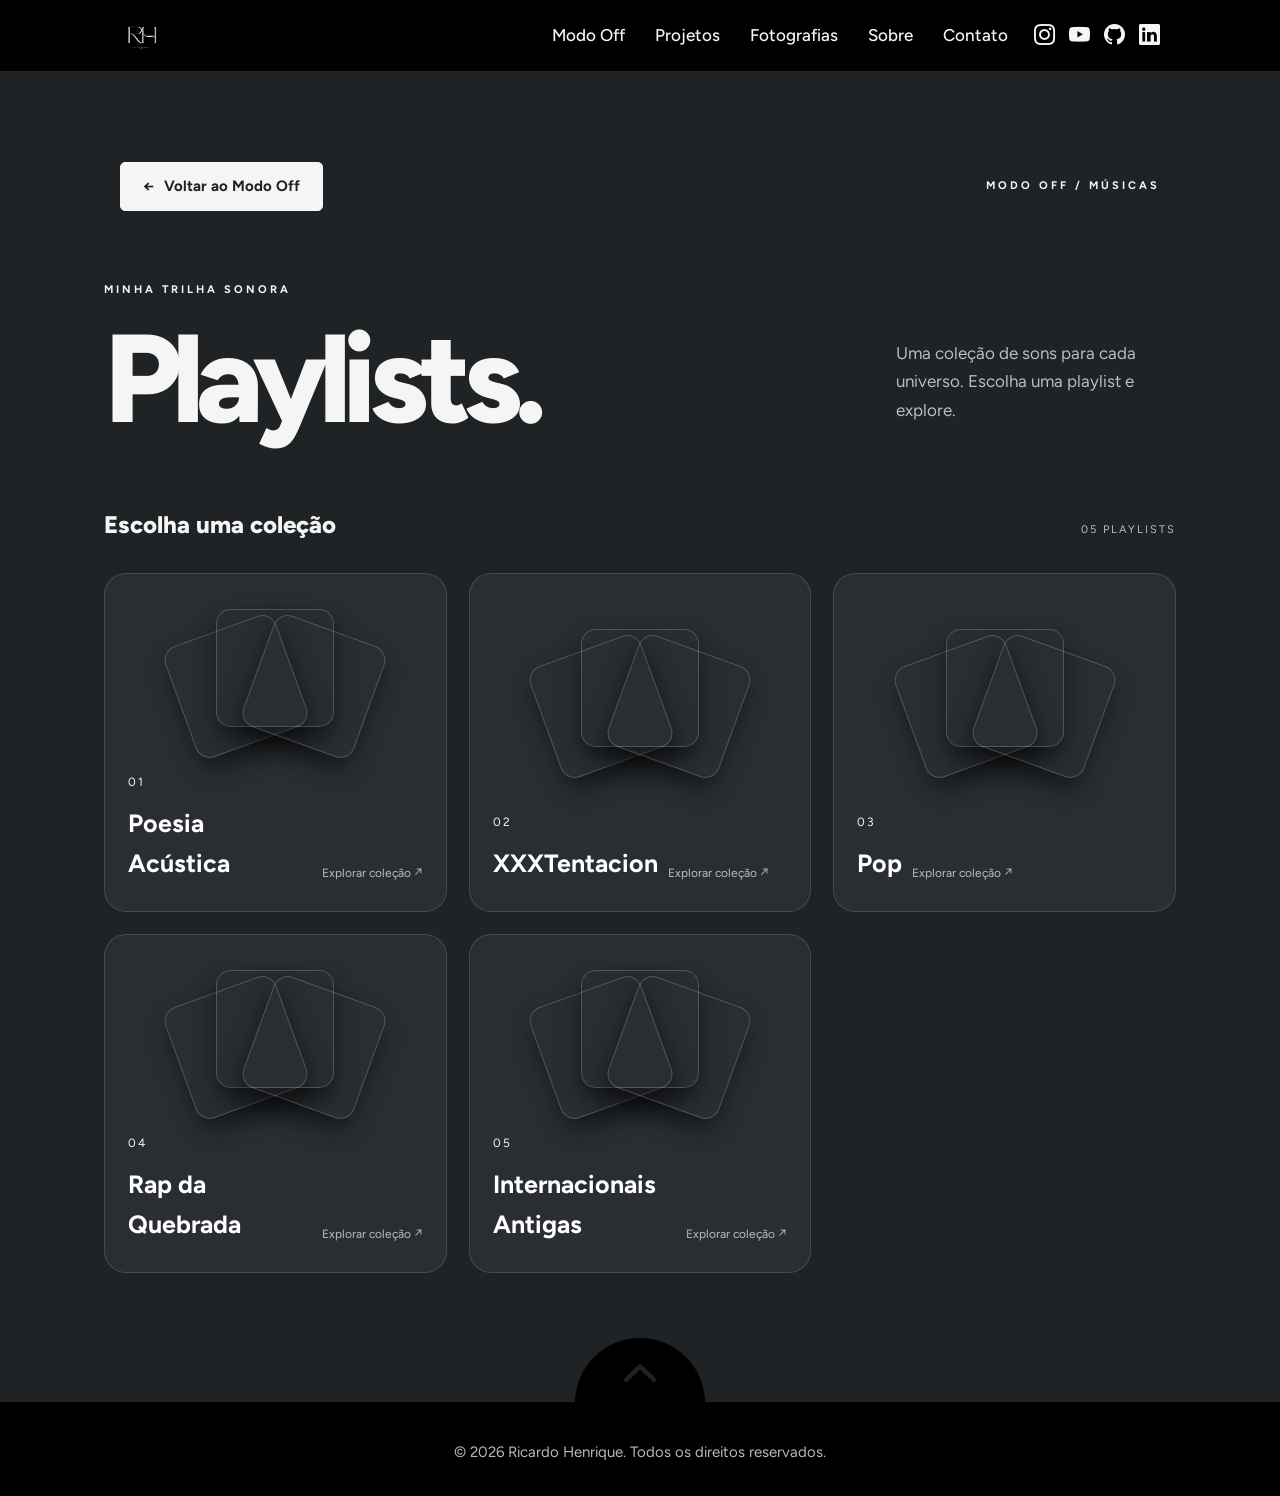
<file: playlists.html>
<!DOCTYPE html>
<html lang="pt-BR">
<head><meta charset="utf-8"/>
<meta content="width=device-width, initial-scale=1.0" name="viewport"/>
<meta content="#202326" name="theme-color"/>
<meta content="Playlists favoritas de Ricardo Henrique — Modo Off." name="description"/>
<title>Playlists | Ricardo Henrique</title>
<link href="https://fonts.googleapis.com" rel="preconnect"/>
<link crossorigin="" href="https://fonts.gstatic.com" rel="preconnect"/>
<link href="https://fonts.googleapis.com/css2?family=Figtree:wght@400;500;600;700;800&amp;family=DM+Sans:wght@400;500;600;700&amp;family=Space+Grotesk:wght@400;600;700&amp;display=swap" rel="stylesheet"/>
<link href="https://cdn.jsdelivr.net/npm/bootstrap@5.3.3/dist/css/bootstrap.min.css" rel="stylesheet"/>
<link href="https://cdn.jsdelivr.net/npm/bootstrap-icons@1.11.3/font/bootstrap-icons.min.css" rel="stylesheet"/>
<!-- Mesmo CSS de navegação e rodapé usado no index.html -->
<link href="style.css" rel="stylesheet"/>
<!-- CSS exclusivo da página de playlists -->
<link href="playlists.css" rel="stylesheet"/>
<script defer="" src="playlists.js"></script></head>
<body class="pagina-playlists" id="inicio"><nav aria-label="Navegação principal" class="navbar navbar-expand-lg navbar-dark">
<div class="container">
<a aria-label="Ir para a página inicial" class="navbar-brand" href="index.html">
<img alt="Logo Ricardo Henrique" class="logo-img" src="imagens/logo.png"/>
</a>
<button aria-controls="menuPrincipal" aria-expanded="false" aria-label="Abrir menu de navegação" class="navbar-toggler" data-bs-target="#menuPrincipal" data-bs-toggle="collapse" type="button">
<span class="linha"></span>
<span class="linha"></span>
<span class="linha"></span>
</button>
<div class="collapse navbar-collapse" id="menuPrincipal">
<ul class="navbar-nav ms-auto">
<li class="nav-item"><a class="nav-link" href="modooff.html">Modo Off</a></li>
<li class="nav-item"><a class="nav-link" href="projetos.html">Projetos</a></li>
<li class="nav-item"><a class="nav-link" href="fotografia.html">Fotografias</a></li>
<li class="nav-item"><a class="nav-link" href="sobre.html">Sobre</a></li>
<li class="nav-item"><a class="nav-link" href="contato.html">Contato</a></li>
</ul>
   <!-- Ícones sociais no desktop -->
            <div class="menu-redes-desktop d-none d-lg-flex" aria-label="Redes sociais">
                <a href="https://www.instagram.com/luchense/" target="_blank" rel="noopener noreferrer" aria-label="Instagram">
                    <i class="bi bi-instagram" aria-hidden="true"></i>
                </a>
                <a href="https://www.youtube.com/@luchensetv" target="_blank" rel="noopener noreferrer" aria-label="YouTube">
                    <i class="bi bi-youtube" aria-hidden="true"></i>
                </a>
                <a href="https://github.com/CpLuch" target="_blank" rel="noopener noreferrer" aria-label="GitHub">
                    <i class="bi bi-github" aria-hidden="true"></i>
                </a>
                <a href="https://www.linkedin.com/in/Luchense/" target="_blank" rel="noopener noreferrer" aria-label="LinkedIn">
                    <i class="bi bi-linkedin" aria-hidden="true"></i>
                </a>
            </div>

            <!-- Os mesmos ícones no menu recolhido -->
            <div class="menu-redes d-lg-none" aria-label="Redes sociais">
                <a href="https://www.instagram.com/luchense/" target="_blank" rel="noopener noreferrer" aria-label="Instagram">
                    <i class="bi bi-instagram" aria-hidden="true"></i>
                </a>
                <a href="https://www.youtube.com/@luchensetv" target="_blank" rel="noopener noreferrer" aria-label="YouTube">
                    <i class="bi bi-youtube" aria-hidden="true"></i>
                </a>
                <a href="https://github.com/CpLuch" target="_blank" rel="noopener noreferrer" aria-label="GitHub">
                    <i class="bi bi-github" aria-hidden="true"></i>
                </a>
                <a href="https://www.linkedin.com/in/Luchense/" target="_blank" rel="noopener noreferrer" aria-label="LinkedIn">
                    <i class="bi bi-linkedin" aria-hidden="true"></i>
</a>
</div>
</div>
</div>
</nav>
<nav class="topbar" aria-label="Voltar ao Modo Off">
<a class="jogos-voltar" href="modooff.html"><span aria-hidden="true">←</span> Voltar ao Modo Off</a>
<span class="small-label">MODO OFF / MÚSICAS</span>
</nav>
<main class="playlists-container">
<header class="playlists-hero">
<div>
<p class="small-label">MINHA TRILHA SONORA</p>
<h1>Playlists<span>.</span></h1>
</div>
<p class="hero-description">
        Uma coleção de sons para cada universo.
        Escolha uma playlist e explore.
      </p>
</header>
<section>
<div class="section-header">
<h2>Escolha uma coleção</h2>
<span>05 PLAYLISTS</span>
</div>
<div class="cards" id="cards"></div>
</section>

</main><footer class="rodape">
<a aria-label="Voltar ao início" class="rodape-topo" href="#inicio">
<img alt="" class="icone-topo" src="imagens/seta.png"/>
</a>
<div class="container">
<div class="rodape-barra" style="justify-content: center; text-align: center;">
<p class="copyright">© 2026 Ricardo Henrique. Todos os direitos reservados.</p>
</div>
</div>
</footer>
<div class="playlists-modal" hidden="" id="modal">
<div class="playlists-overlay" id="overlay"></div>
<section aria-labelledby="modal-title" aria-modal="true" class="playlists-modal-content" id="dialog" role="dialog" tabindex="-1">
<div class="playlists-modal-header">
<div>
<span class="small-label" id="modal-number"></span>
<h2 id="modal-title"></h2>
</div>
<button aria-label="Fechar" class="playlists-close" id="close">×</button>
</div>
<p class="playlists-description" id="modal-description"></p>
<div class="playlists-player" id="player-container">
<iframe allow="autoplay; encrypted-media; picture-in-picture" allowfullscreen="" id="youtube-player" title="Reprodutor do YouTube">
</iframe>
</div>
<a class="youtube-button" id="youtube-link" rel="noopener noreferrer" target="_blank">
        Abrir no YouTube Music ↗
      </a>
<div class="track-message">
<div class="track-icon">♫</div>
<div>
<strong>Suas músicas em um só lugar</strong>
<p>
            Aqui vamos adicionar as músicas individuais,
            com suas capas, artistas e botões de reprodução.
          </p>
</div>
</div>
</section>
</div>
<script src="https://cdn.jsdelivr.net/npm/bootstrap@5.3.3/dist/js/bootstrap.bundle.min.js"></script></body>
</html>
</file>
<file: style.css>
/* ==========================================
   PORTFÓLIO RICARDO HENRIQUE
   CSS COMPLETO ATUALIZADO

   FOTOGRAFIA: ESQUERDA
   PROGRAMAÇÃO: DIREITA

   DESKTOP PRESERVADO
   MOBILE COM A MESMA COMPOSIÇÃO VISUAL
========================================== */


/* ==========================================
   1. FONTES E CORES
========================================== */

@import url('https://fonts.googleapis.com/css2?family=Figtree:wght@400;500;600;700;800&display=swap');

:root {
    --preto: #202326;
    --branco: #F5F5F3;
    --cobre: #4A382F;

    --fundo-menu: #000000;
    --fundo-card: #202326;

    --cinza-claro: rgba(245,245,243,0.75);
    --borda: rgba(245,245,243,0.15);

    --largura-site: 1040px;
    --espacamento-grid: 25px;

    /* ANIMAÇÃO INTERATIVA */
    --tempo-animacao: 0.9s;

    /* FUNDOS E RETRATOS ENTRAM JUNTOS */
    --tempo-entrada: 1.3s;
    --atraso-entrada: 0.95s;
    --duracao-fundo: 1.3s;
    --atraso-fundo: 0.95s;

    /* ENTRADA DOS TEXTOS */
    --atraso-titulo: 2.45s;
    --atraso-descricao: 2.70s;

    --curva-suave:
        cubic-bezier(0.22, 1, 0.36, 1);
}


/* ==========================================
   2. CONFIGURAÇÕES GERAIS
========================================== */

* {
    box-sizing: border-box;
}

html {
    scroll-behavior: smooth;
}

body {
    margin: 0;
    padding: 0;

    background: var(--preto);
    color: var(--branco);

    font-family: 'Figtree', Arial, sans-serif;
    font-size: 17px;
    line-height: 1.6;

    overflow-x: hidden;
}

a {
    transition: color 0.3s ease;
}


/* ==========================================
   3. CONTAINERS
========================================== */

.navbar > .container,
.trabalhos > .container,
.rodape > .container {
    width: calc(100% - 40px);
    max-width: var(--largura-site) !important;

    padding-left: 0;
    padding-right: 0;
}


/* ==========================================
   4. MENU SUPERIOR
========================================== */

.navbar {
    position: relative;
    z-index: 1000;

    min-height: 72px;

    background: var(--fundo-menu);
    border-bottom: 1px solid var(--borda);

    animation:
        menuDescer
        1.2s
        var(--curva-suave)
        both;
}

@keyframes menuDescer {
    from {
        opacity: 0;
        transform: translateY(-100%);
    }

    to {
        opacity: 1;
        transform: translateY(0);
    }
}


/* ==========================================
   5. LOGO ORIGINAL COM LINK
========================================== */

.navbar a.navbar-brand {
    display: inline-flex;

    align-items: center;
    justify-content: flex-start;

    flex-shrink: 0;
    max-height: 52px;

    margin: 0;
    padding: 0;

    color: var(--branco);

    font-size: 24px;
    font-weight: 800;
    line-height: 1;

    text-decoration: none;
}

.navbar a.navbar-brand:hover {
    color: var(--branco);
}

.navbar a.navbar-brand img {
    display: block;

    width: auto !important;
    height: 44px !important;

    max-width: 140px !important;
    max-height: 44px !important;

    object-fit: contain;
}

.navbar a.navbar-brand svg {
    width: auto;
    height: 44px;
    max-width: 140px;
}

.destaque {
    color: var(--cobre);
}


/* ==========================================
   6. LINKS DO MENU
========================================== */

.navbar .nav-link {
    color: var(--branco);

    font-size: 17px;
    font-weight: 500;

    margin-left: 24px;

    transition: opacity 0.3s ease;
}

.navbar .nav-link:hover,
.navbar .nav-link.active {
    color: var(--branco);
    opacity: 0.75;
}


/* ==========================================
   7. REDES SOCIAIS DESKTOP
========================================== */

.menu-redes-desktop {
    display: flex;

    align-items: center;
    justify-content: flex-end;

    gap: 24px;
    margin-left: 35px;
}

.menu-redes-desktop a {
    display: inline-flex;

    align-items: center;
    justify-content: center;

    color: var(--branco);
    font-size: 21px;

    text-decoration: none;

    transition:
        opacity 0.3s ease,
        transform 0.3s ease;
}

.menu-redes-desktop a:hover {
    color: var(--branco);

    opacity: 0.75;
    transform: translateY(-3px);
}

.menu-redes {
    display: none;
}


/* ==========================================
   8. BOTÃO HAMBÚRGUER
========================================== */

.navbar-toggler {
    display: none;

    padding: 8px;

    background: transparent;
    border: none;
    border-radius: 0;

    box-shadow: none !important;
}

.navbar-toggler:focus {
    box-shadow: none !important;
}

.navbar-toggler .linha {
    display: block;

    width: 25px;
    height: 2px;

    margin: 5px 0;

    background: var(--branco);

    transition:
        transform 0.3s ease,
        opacity 0.3s ease;
}

.navbar-toggler[aria-expanded="true"]
.linha:nth-child(1) {
    transform: translateY(7px) rotate(45deg);
}

.navbar-toggler[aria-expanded="true"]
.linha:nth-child(2) {
    opacity: 0;
}

.navbar-toggler[aria-expanded="true"]
.linha:nth-child(3) {
    transform: translateY(-7px) rotate(-45deg);
}


/* ==========================================
   9. ÁREA PRINCIPAL - HERO

   VALORES MANUAIS DO DESKTOP PRESERVADOS
========================================== */

.hero {
    /* CONTROLADAS PELO JAVASCRIPT */
    --divisao: 50%;
    --op-dev: 1;
    --op-foto: 1;

    /* POSIÇÃO DAS FOTOGRAFIAS */
    --img-dev-x: 52%;
    --img-foto-x: 53%;

    /* TAMANHO DAS FOTOGRAFIAS */
    --foto-coder-altura: 90%;
    --foto-fotografo-altura: 90%;

    /* DESLOCAMENTO VERTICAL */
    --foto-coder-descer: 35px;
    --foto-fotografo-descer: 35px;

    /* PARALLAX INICIAL */
    --parallax-frente-x: 0px;
    --parallax-frente-y: 0px;
    --parallax-fundo-x: 0px;
    --parallax-fundo-y: 0px;

    position: relative;
    isolation: isolate;

    width: calc(100% - 40px);
    max-width: var(--largura-site);

    height: 600px;
    min-height: 0;

    margin: 0 auto;

    background: transparent;

    overflow: hidden;
    touch-action: pan-y;
}


/* ==========================================
   10. FUNDOS DECORATIVOS
========================================== */

.hero-fundo {
    position: absolute;
    inset: 0;

    z-index: 0;
    pointer-events: none;

    transition:
        clip-path var(--tempo-animacao) ease-out,
        opacity var(--tempo-animacao) ease-out;
}

.hero-fundo::before {
    content: "";

    position: absolute;
    inset: 0;

    background-repeat: no-repeat;

    opacity: 0.22;
    pointer-events: none;

    /* SOMENTE MOVIMENTO HORIZONTAL */
    transform: translate3d(
        var(--parallax-fundo-x, 0px),
        0px,
        0px
    );

    transition:
        transform var(--tempo-animacao) ease-out;
}


/* ==========================================
   11. FUNDO FOTOGRAFIA - ESQUERDA
========================================== */

.hero-fundo-fotografia {
    clip-path: inset(
        0 calc(100% - var(--divisao)) 0 0
    );

    opacity: var(--op-dev);

    animation:
        entrarFundoEsquerda
        var(--duracao-fundo)
        var(--curva-suave)
        var(--atraso-fundo)
        backwards;
}

.hero-fundo-fotografia::before {
    background-image:
        url("imagens/fundo-fotografia.png");

    background-size: 34% auto;

    /* POSIÇÃO PERSONALIZADA */
    background-position: 15% 140%;
}


/* ==========================================
   12. FUNDO CODER - DIREITA
========================================== */

.hero-fundo-coder {
    clip-path: inset(
        0 0 0 var(--divisao)
    );

    opacity: var(--op-foto);

    animation:
        entrarFundoDireita
        var(--duracao-fundo)
        var(--curva-suave)
        var(--atraso-fundo)
        backwards;
}

.hero-fundo-coder::before {
    background-image:
        url("imagens/fundo-coder.png");

    background-size: 34% auto;

    /* POSIÇÃO PERSONALIZADA */
    background-position: 90% 110%;
}


/* ==========================================
   13. ENTRADA DOS FUNDOS
========================================== */

@keyframes entrarFundoEsquerda {
    from {
        opacity: 0;
        transform: translateX(-90px);
    }

    to {
        opacity: 1;
        transform: translateX(0);
    }
}

@keyframes entrarFundoDireita {
    from {
        opacity: 0;
        transform: translateX(90px);
    }

    to {
        opacity: 1;
        transform: translateX(0);
    }
}


/* ==========================================
   14. CAMADAS DOS RETRATOS
========================================== */

.hero-imagem {
    position: absolute;
    inset: 0;

    z-index: 1;
    pointer-events: none;

    transition:
        clip-path var(--tempo-animacao) ease-out,
        opacity var(--tempo-animacao) ease-in-out;
}


/* ==========================================
   15. FOTOGRAFIA - ESQUERDA
========================================== */

.hero-fotografia {
    clip-path: inset(
        0 calc(100% - var(--divisao)) 0 0
    );

    opacity: var(--op-dev);

    animation:
        entradaEsquerda
        var(--tempo-entrada)
        var(--curva-suave)
        var(--atraso-entrada)
        backwards;
}


/* ==========================================
   16. PROGRAMAÇÃO - DIREITA
========================================== */

.hero-programacao {
    clip-path: inset(
        0 0 0 var(--divisao)
    );

    opacity: var(--op-foto);

    animation:
        entradaDireita
        var(--tempo-entrada)
        var(--curva-suave)
        var(--atraso-entrada)
        backwards;
}


/* ==========================================
   17. IMAGENS DOS RETRATOS
========================================== */

.hero-imagem::before,
.hero-imagem::after {
    content: "";

    position: absolute;
    inset: 0;

    background-repeat: no-repeat;
    pointer-events: none;

    transition:
        transform var(--tempo-animacao) ease-out,
        background-position var(--tempo-animacao) ease-out;
}

/* FOTOGRAFIA - ESBOÇO */

.hero-fotografia::before,
.hero-fotografia::after {
    background-image:
        url("imagens/fotografia.png");

    background-size:
        auto var(--foto-fotografo-altura);

    background-position:
        var(--img-foto-x)
        calc(100% + var(--foto-fotografo-descer));
}

/* PROGRAMADOR - FOTO REAL */

.hero-programacao::before,
.hero-programacao::after {
    background-image:
        url("imagens/programacao.png");

    background-size:
        auto var(--foto-coder-altura);

    background-position:
        var(--img-dev-x)
        calc(100% + var(--foto-coder-descer));
}


/* ==========================================
   18. PARALLAX DOS RETRATOS
   APENAS MOVIMENTO HORIZONTAL
========================================== */

/* CAMADA TRASEIRA */

.hero-imagem::before {
    opacity: 0.22;

    filter:
        blur(14px)
        brightness(0.7);

    transform: translate3d(
        calc(-1.5 * var(--parallax-frente-x, 0px)),
        0px,
        0px
    ) scale(1.06);
}

/* CAMADA PRINCIPAL */

.hero-imagem::after {
    opacity: 1;

    transform: translate3d(
        calc(-1.5 * var(--parallax-frente-x, 0px)),
        0px,
        0px
    );
}


/* ==========================================
   19. ENTRADA LATERAL DOS PERSONAGENS
========================================== */

@keyframes entradaEsquerda {
    from {
        opacity: 0;
        transform: translateX(-150px);
    }

    to {
        opacity: 1;
        transform: translateX(0);
    }
}

@keyframes entradaDireita {
    from {
        opacity: 0;
        transform: translateX(150px);
    }

    to {
        opacity: 1;
        transform: translateX(0);
    }
}


/* ==========================================
   20. TEXTOS DA APRESENTAÇÃO
========================================== */

.hero-texto {
    position: absolute;

    /* POSIÇÃO ORIGINAL DO DESKTOP */
    top: 205px;

    width: min(43%, 440px);

    z-index: 3;
    pointer-events: none;

    transform: none;

    transition:
        opacity var(--tempo-animacao) ease-in-out;
}


/* ==========================================
   21. TEXTO FOTÓGRAFO - ESQUERDA
========================================== */

.texto-fotografia {
    left: 0;
    right: auto;

    /* LARGURA ORIGINAL */
    width: 270px;

    text-align: left;
    opacity: var(--op-dev);
}

.texto-fotografia h2 {
    color: var(--branco);

    /* TAMANHO ORIGINAL PERSONALIZADO */
    font-size: 78px;

    font-weight: 800;
    line-height: 1.1;
    letter-spacing: -0.045em;

    margin-bottom: 10px;
}

.texto-fotografia p {
    color: var(--cinza-claro);

    font-size: 18px;
    line-height: 1.5;

    max-width: 260px;
    margin: 0;

    text-align: left;

    white-space: normal;
    overflow-wrap: break-word;
}


/* ==========================================
   22. TEXTO CODER - DIREITA
========================================== */

.texto-programacao {
    position: absolute;

    right: 0;
    left: auto;

    /* LARGURA ORIGINAL */
    width: 270px;

    text-align: left;
    opacity: var(--op-foto);
}

.texto-programacao h1 {
    color: var(--branco);

    /* TAMANHO ORIGINAL PERSONALIZADO */
    font-size: 78px;

    font-weight: 800;
    line-height: 1.1;
    letter-spacing: -0.045em;

    margin-bottom: 10px;
}

.texto-programacao p {
    color: var(--cinza-claro);

    font-size: 18px;
    line-height: 1.5;

    max-width: 260px;
    margin: 0;

    white-space: normal;
    overflow-wrap: break-word;
}


/* ==========================================
   23. TÍTULOS APARECEM APÓS AS IMAGENS
========================================== */

.texto-programacao h1,
.texto-fotografia h2 {
    animation:
        tituloAparecer
        0.7s
        ease-out
        var(--atraso-titulo)
        backwards;
}

@keyframes tituloAparecer {
    from {
        opacity: 0;
    }

    to {
        opacity: 1;
    }
}


/* ==========================================
   24. DESCRIÇÕES APARECEM POR ÚLTIMO
========================================== */

.hero-texto p {
    animation:
        descricaoAparecer
        0.7s
        ease-out
        var(--atraso-descricao)
        backwards;
}

@keyframes descricaoAparecer {
    from {
        opacity: 0;
    }

    to {
        opacity: 1;
    }
}


/* ==========================================
   25. ÁREAS CLICÁVEIS
========================================== */

.hero-link {
    position: absolute;

    top: 0;
    height: 100%;

    z-index: 5;
    cursor: pointer;
}

/* FOTOGRAFIA - ESQUERDA */

.link-fotografia {
    left: 0;
    width: 50%;
}

/* CODER - DIREITA */

.link-programacao {
    left: 50%;

    width: 50%;
}

.hero-link:focus-visible {
    outline: 3px solid var(--branco);
    outline-offset: -5px;
}


/* ==========================================
   26. TRABALHOS EM DESTAQUE
========================================== */

.trabalhos {
    background: var(--preto);

    padding-top: 65px !important;
    padding-bottom: 85px !important;

    /* LINHA DIVISÓRIA SUAVE */
    border-top: 1px solid rgba(245, 245, 243, 0.08);

    /* SOMBRA BRANCA PARA BAIXO */
    box-shadow:
        inset 0 5px 10px -5px
        rgba(255, 255, 255, 0.10);
}

.trabalhos .mb-5 {
    margin-bottom: 35px !important;
}

.secao-legenda {
    display: none;
}

.secao-titulo {
    display: flex;

    align-items: center;
    justify-content: center;

    gap: 20px;
    width: 100%;

    color: var(--branco);

    font-size: 18px;
    font-weight: 700;

    text-align: center;
    text-transform: uppercase;

    letter-spacing: 1px;
}

.secao-titulo::before,
.secao-titulo::after {
    content: "";

    height: 1px;
    flex: 1;

    background: var(--borda);
}

.secao-descricao {
    color: var(--cinza-claro);

    font-size: 16px;
    line-height: 1.6;
    text-align: center;

    max-width: 600px;
    margin: 15px auto 0;
}


/* ==========================================
   27. GRID DOS PROJETOS
========================================== */

.trabalhos .row {
    --bs-gutter-x: 25px;
    --bs-gutter-y: 25px;

    width: min(100%, 1017px);

    margin-left: auto !important;
    margin-right: auto !important;
}


/* ==========================================
   28. CARDS DOS PROJETOS
========================================== */

.trabalho-card {
    height: 100%;

    background: var(--fundo-card);
    color: var(--branco);

    border: 1px solid var(--borda);
    border-radius: 10px;

    overflow: hidden;

    transition:
        transform 0.35s ease,
        border-color 0.35s ease;
}

.trabalho-card:hover {
    transform: translateY(-5px);
    border-color: var(--cobre);
}

/* CAPAS */

.trabalho-capa {
    height: 175px;

    display: flex;

    align-items: center;
    justify-content: center;

    background-position: center;
    background-size: cover;
}

.trabalho-capa span {
    color: var(--branco);

    font-size: 16px;
    font-weight: 700;

    letter-spacing: 2px;
}

.capa-figma {
    background: linear-gradient(
        135deg,
        var(--preto),
        var(--cobre)
    );
}

.capa-fotografia {
    background: linear-gradient(
        135deg,
        var(--cobre),
        var(--preto)
    );
}

.capa-perfil {
    background: var(--cobre);
}

/* TEXTOS DOS CARDS */

.trabalho-card .card-body {
    padding: 20px;
}

.trabalho-categoria {
    color: var(--cinza-claro);

    font-size: 12px;
    font-weight: 700;

    letter-spacing: 1px;
}

.trabalho-card .card-title {
    color: var(--branco);

    font-size: 22px;
    font-weight: 700;
    line-height: 1.3;

    margin-bottom: 7px;
}

.trabalho-card .card-text {
    color: var(--cinza-claro);

    font-size: 16px;
    line-height: 1.6;

    margin-bottom: 0;
}


/* ==========================================
   29. ANIMAÇÃO DOS PROJETOS
========================================== */

.trabalhos .secao-titulo,
.trabalhos .secao-descricao,
.trabalhos .trabalho-card {
    animation:
        entradaConteudo
        0.8s
        ease-out
        backwards;
}

/* PROJETOS APARECEM DEPOIS DA HERO */

.trabalhos .secao-titulo {
    animation-delay: 3.40s;
}

.trabalhos .secao-descricao {
    animation-delay: 3.55s;
}

.trabalhos .row > div:nth-child(1)
.trabalho-card {
    animation-delay: 3.70s;
}

.trabalhos .row > div:nth-child(2)
.trabalho-card {
    animation-delay: 3.85s;
}

.trabalhos .row > div:nth-child(3)
.trabalho-card {
    animation-delay: 4s;
}

@keyframes entradaConteudo {
    from {
        opacity: 0;
        transform: translateY(30px);
    }

    to {
        opacity: 1;
        transform: translateY(0);
    }
}


/* ==========================================
   30. RODAPÉ
========================================== */

.rodape {
    position: relative;

    width: 100%;
    min-height: 95px;

    padding: 38px 0 24px;

    background: var(--fundo-menu);

    border-top: 1px solid var(--borda);
}

.rodape-barra {
    display: flex;

    align-items: center;
    justify-content: space-between;

    gap: 24px;
}

.copyright {
    margin: 0;

    color: var(--cinza-claro);
    font-size: 15px;
}

.rodape-menu {
    display: flex;

    align-items: center;
    flex-wrap: wrap;

    gap: 25px;
}

.rodape-menu a {
    color: var(--cinza-claro);

    text-decoration: none;
    font-size: 15px;

    transition: color 0.3s ease;
}

.rodape-menu a:hover {
    color: var(--branco);
}


/* ==========================================
   31. BOTÃO VOLTAR AO TOPO
========================================== */

.rodape-topo {
    position: absolute;

    top: -59px;
    left: 50%;

    transform: translateX(-50%);

    display: flex;

    align-items: center;
    justify-content: center;

    width: 120px;
    height: 60px;

    background: transparent;
    border: none;

    color: var(--branco);
    text-decoration: none;

    isolation: isolate;
    z-index: 2;

    -webkit-tap-highlight-color: transparent;
}

.rodape-topo::before {
    content: "";

    position: absolute;
    inset: -5px -5px -20px -5px;

    background: var(--fundo-menu);

    border: none;
    border-radius: 120px 120px 0 0;

    z-index: 0;

    transition:
        transform 0.5s ease-in-out;
}

.rodape-topo:hover::before,
.rodape-topo:focus-visible::before,
.rodape-topo:active::before {
    background: var(--fundo-menu);
    transform: translateY(-10px);
}


/* ==========================================
   32. ÍCONE VOLTAR AO TOPO
========================================== */

.rodape-topo span {
    position: relative;
    z-index: 1;

    display: inline-block;

    color: var(--branco);

    font-size: 24px;
    line-height: 1;

    transform: translateY(0);

    transition:
        transform 0.5s ease-in-out;
}

.rodape-topo .icone-topo {
    position: relative;
    z-index: 1;

    display: block;

    /* TAMANHO PERSONALIZADO PRESERVADO */
    width: 80px;
    height: 80px;

    object-fit: contain;

    transform: translateY(0);

    transition:
        transform 0.5s ease-in-out;
}

/* SETA SOBE SUAVEMENTE */

.rodape-topo span,
.rodape-topo .icone-topo {
    transition: transform 0.7s ease-in-out;
}

.rodape-topo:hover span,
.rodape-topo:focus-visible span,
.rodape-topo:active span,
.rodape-topo:hover .icone-topo,
.rodape-topo:focus-visible .icone-topo,
.rodape-topo:active .icone-topo {
    transform: translateY(-4px);
}


/* ==========================================
   33. RESPONSIVIDADE TABLET

   VALORES ORIGINAIS PRESERVADOS
========================================== */

@media (max-width: 1079.98px) {

    .hero {
        height: clamp(450px, 55vw, 600px);

        --foto-coder-altura: 75%;
        --foto-fotografo-altura: 75%;

        --foto-coder-descer: 25px;
        --foto-fotografo-descer: 25px;
    }

    .hero-texto {
        top: 34%;
        width: 35%;
    }

    .texto-fotografia {
        width: 30%;
    }

    .texto-programacao h1,
    .texto-fotografia h2 {
        font-size: clamp(30px, 4vw, 46px);
    }

    .hero-texto p {
        font-size: 15px;
    }
}


/* ==========================================
   34. MENU MOBILE E TABLET
========================================== */

@media (max-width: 991.98px) {

    .navbar {
        min-height: 64px;
    }

    .navbar-toggler {
        display: block;
    }

    .menu-redes-desktop {
        display: none !important;
    }

    /* MENU ABERTO */

    .navbar-collapse {
        position: absolute;

        top: 100%;
        left: 0;
        right: 0;

        background: var(--fundo-menu);

        padding: 16px 24px 30px;

        border-top: 1px solid var(--borda);

        box-shadow:
            0 15px 25px rgba(0,0,0,0.3);
    }

    /* LINKS CENTRALIZADOS */

    .navbar .navbar-nav {
        display: flex;

        flex-direction: column;
        align-items: center;

        width: 100%;

        margin: 0 auto !important;
        padding: 18px 0;
    }

    .navbar .nav-item {
        width: 100%;
        text-align: center;
    }

    .navbar .nav-link {
        display: inline-block;
        width: auto;

        margin: 0;
        padding: 14px 10px;

        color: var(--branco);

        font-size: 19px;
        font-weight: 500;

        text-align: center;
    }

    /* REDES SOCIAIS MOBILE */

    .menu-redes {
        display: flex;

        justify-content: center;
        align-items: center;

        flex-wrap: wrap;
        gap: 30px;

        margin-top: 20px;
        padding-top: 24px;

        border-top: 1px solid var(--borda);
    }

    .menu-redes a {
        display: inline-flex;

        align-items: center;
        justify-content: center;

        color: var(--branco);
        font-size: 24px;

        text-decoration: none;

        transition:
            transform 0.3s ease,
            opacity 0.3s ease;
    }

    .menu-redes a:hover {
        color: var(--branco);

        opacity: 0.75;
        transform: translateY(-3px);
    }

    /* RODAPÉ */

    .rodape-topo {
        width: 96px;
        height: 54px;
        top: -53px;
    }
}


/* ==========================================
   35. RESPONSIVIDADE MOBILE

   COMPOSIÇÃO VISUAL IGUAL À DO DESKTOP,
   MAS PROPORCIONAL À TELA
========================================== */

@media (max-width: 767.98px) {

    /* LOGO E MENU */

    .navbar a.navbar-brand {
        max-height: 42px;
        font-size: 23px;
    }

    .navbar a.navbar-brand img {
        height: 36px !important;

        max-height: 36px !important;
        max-width: 110px !important;
    }

    .navbar a.navbar-brand svg {
        height: 36px;
        max-width: 110px;
    }


    /* ======================================
       HERO MOBILE

       MAIOR ALTURA PARA REPRODUZIR
       A COMPOSIÇÃO DO DESKTOP
    ====================================== */

    .hero {
        width: calc(100% - 32px);

        height: clamp(330px, 88vw, 420px);
        min-height: 0;

        /* RETRATOS */
        --foto-coder-altura: 78%;
        --foto-fotografo-altura: 78%;

        --foto-coder-descer: 14px;
        --foto-fotografo-descer: 14px;

        /* CENTRALIZADOS */
        --img-dev-x: 50%;
        --img-foto-x: 50%;
    }


    /* ======================================
       FUNDOS DECORATIVOS
    ====================================== */

    .hero-fundo::before {
        background-size: 34% auto;
        opacity: 0.30;
    }

    .hero-fundo-fotografia::before {
        background-position: 12% 95%;
    }

    .hero-fundo-coder::before {
        background-position: 88% 95%;
    }


    /* ======================================
       TEXTOS NAS LATERAIS
       COMO NO DESKTOP
    ====================================== */

    .hero-texto {
        top: 25%;

        transform: none;
        z-index: 3;
    }

    /* FOTÓGRAFO - ESQUERDA */

    .texto-fotografia {
        left: 0;
        right: auto;

        width: 40%;
        text-align: left;
    }

    /* CODER - DIREITA */

    .texto-programacao {
        right: 0;
        left: auto;

        width: 37%;
        text-align: left;
    }


    /* ======================================
       TÍTULOS PROPORCIONAIS
    ====================================== */

    .texto-fotografia h2,
    .texto-programacao h1 {
        font-size: clamp(19px, 6vw, 31px);

        line-height: 1.12;
        letter-spacing: -0.045em;

        margin-bottom: 7px;

        white-space: nowrap;
        overflow-wrap: normal;
    }


    /* ======================================
       DESCRIÇÕES VISÍVEIS NO MOBILE

       ANTES ELAS ESTAVAM OCULTAS
    ====================================== */

    .hero-texto p {
        display: block;

        font-size: clamp(11px, 2.8vw, 13px);
        line-height: 1.45;

        max-width: 94%;
        margin: 0;

        overflow-wrap: break-word;
    }


    /* ======================================
       ENTRADAS APENAS PELAS LATERAIS
    ====================================== */

    @keyframes entradaEsquerda {
        from {
            transform: translateX(-80px);
            opacity: 0;
        }

        to {
            transform: translateX(0);
            opacity: 1;
        }
    }

    @keyframes entradaDireita {
        from {
            transform: translateX(80px);
            opacity: 0;
        }

        to {
            transform: translateX(0);
            opacity: 1;
        }
    }


    /* ======================================
       TRABALHOS MOBILE
    ====================================== */

    .trabalhos {
        padding-top: 40px !important;
        padding-bottom: 70px !important;
    }

    .trabalhos .mb-5 {
        margin-bottom: 28px !important;
    }

    .secao-titulo {
        font-size: 15px;
        gap: 10px;
    }

    .secao-descricao {
        font-size: 14px;
        line-height: 1.5;
    }

    .trabalho-capa {
        height: 190px;
    }

    .trabalho-card {
        border-radius: 12px;
    }

    .trabalho-card .card-title {
        font-size: 20px;
    }

    .trabalho-card .card-text {
        font-size: 15px;
    }


    /* ======================================
       RODAPÉ MOBILE
    ====================================== */

    .rodape {
        padding: 35px 0 25px;
    }

    .rodape-barra {
        flex-direction: column;

        align-items: center;
        justify-content: center;

        text-align: center;
        gap: 16px;
    }

    .rodape-menu {
        justify-content: center;
        gap: 20px;
    }

    .copyright,
    .rodape-menu a {
        font-size: 14px;
    }
}


/* ==========================================
   36. CELULARES PEQUENOS
========================================== */

@media (max-width: 480px) {

    .navbar .nav-link {
        font-size: 18px;
    }

    .menu-redes {
        gap: 25px;
    }

    .menu-redes a {
        font-size: 22px;
    }

    /* COMPOSIÇÃO CENTRALIZADA */

    .hero {
        --foto-coder-altura: 78%;
        --foto-fotografo-altura: 78%;

        --foto-coder-descer: 12px;
        --foto-fotografo-descer: 12px;
    }

    .hero-texto {
        top: 25%;
    }

    .texto-fotografia {
        width: 40%;
    }

    .texto-programacao {
        width: 37%;
    }

    /* RODAPÉ */

    .rodape-topo {
        width: 84px;
        height: 48px;
        top: -47px;
    }

    .rodape-topo .icone-topo {
        width: 24px;
        height: 24px;
    }
}


/* ==========================================
   37. TELAS ATÉ 360PX
========================================== */

@media (max-width: 360px) {

    .hero {
        height: 320px;
    }

    .texto-fotografia h2,
    .texto-programacao h1 {
        font-size: 20px;
    }

    .hero-texto p {
        font-size: 11px;
        max-width: 96%;
    }

    .hero-fundo::before {
        opacity: 0.24;
    }
}


/* ==========================================
   38. ACESSIBILIDADE
========================================== */

@media (prefers-reduced-motion: reduce) {

    html {
        scroll-behavior: auto;
    }

    *,
    *::before,
    *::after {
        animation: none !important;
        transition: none !important;
    }
}


/* ====================================================
   39. REFINAMENTOS RESPONSIVOS - 2026
   O visual de desktop (>=1080px) permanece intacto.
   Os ajustes abaixo só atuam quando há menos espaço.
==================================================== */

/* Os links e ícones podem encolher sem mudar a barra original. */
@media (min-width: 992px) and (max-width: 1079.98px) {
    .navbar .nav-link {
        font-size: 15px;
        margin-left: 14px;
    }

    .navbar .menu-redes-desktop {
        gap: 17px;
        margin-left: 22px;
    }
}

/* Tablet e notebook de tela estreita. */
@media (min-width: 768px) and (max-width: 1079.98px) {
    .hero {
        height: clamp(430px, 56vw, 580px);
    }

    .texto-programacao,
    .texto-fotografia {
        width: min(32%, 270px);
    }

    .texto-programacao h1,
    .texto-fotografia h2 {
        font-size: clamp(33px, 5.2vw, 58px);
    }

    .hero-texto p {
        font-size: clamp(13px, 1.65vw, 17px);
    }
}

/* A barra e o rodapé seguem a largura disponível no celular. */
@media (max-width: 991.98px) {
    .navbar > .container {
        position: relative;
    }

    .navbar-collapse {
        max-height: calc(100dvh - 64px);
        overflow-y: auto;
        overscroll-behavior: contain;
    }

    .navbar .nav-link {
        margin-left: 0;
    }
}

@media (max-width: 767.98px) {
    .navbar > .container,
    .trabalhos > .container,
    .rodape > .container {
        width: calc(100% - 32px);
    }

    .hero {
        height: clamp(340px, 91vw, 510px);
        width: calc(100% - 32px);
    }

    .texto-programacao h1,
    .texto-fotografia h2 {
        font-size: clamp(19px, 4.7vw, 35px);
    }

    .hero-texto p {
        font-size: clamp(11px, 2.7vw, 14px);
    }

    .rodape-topo .icone-topo {
        width: 64px;
        height: 64px;
    }
}

@media (max-width: 480px) {
    .rodape-topo .icone-topo {
        width: 46px;
        height: 46px;
    }

    .rodape-menu {
        gap: clamp(12px, 4vw, 20px);
    }
}

/* Títulos e cards não causam rolagem lateral em telas estreitas. */
@media (max-width: 359.98px) {
    .texto-programacao h1,
    .texto-fotografia h2 {
        font-size: clamp(17px, 5.4vw, 20px);
    }

    .secao-titulo {
        font-size: 13px;
        letter-spacing: 0.5px;
    }
}


/* =============================================================
   40. COMPOSIÇÃO RESPONSIVA DO HERO (REFERÊNCIA: RETRATO ESTÁVEL)
   Em janelas estreitas, retrato, títulos e espaço vertical
   são dimensionados juntos. O desktop amplo não é alterado.
   A altura da imagem muda somente com o layout; não é animada.
============================================================= */

/* A transição do desktop amplo para o notebook é contínua: até
   1280px, aumentamos gradualmente a foto e ajustamos o texto.
   Em 1280px estes valores coincidem com o design original. */
@media (min-width: 1080px) and (max-width: 1279.98px) {
    .hero {
        --foto-coder-altura: calc(90% + 230.4px - 18vw);
        --foto-fotografo-altura: calc(90% + 230.4px - 18vw);
        --foto-coder-descer: calc(23.5vw - 265.8px);
        --foto-fotografo-descer: calc(23.5vw - 265.8px);
    }

    .texto-programacao h1,
    .texto-fotografia h2 {
        font-size: clamp(69px, 6.1vw, 78px);
    }
}

/* Laptops e tablets horizontais: rosto mais alto e um pouco maior.
   Os títulos continuam à esquerda e à direita do retrato. */
@media (min-width: 768px) and (max-width: 1079.98px) {
    .hero {
        height: clamp(420px, 55.6vw, 600px);
        --foto-coder-altura: 96%;
        --foto-fotografo-altura: 96%;
        --foto-coder-descer: -12px;
        --foto-fotografo-descer: -12px;
    }

    .hero-texto {
        top: clamp(96px, calc(35vw - 173px), 205px);
    }

    .texto-fotografia,
    .texto-programacao {
        width: min(34%, 300px);
    }

    .texto-fotografia h2,
    .texto-programacao h1 {
        font-size: clamp(40px, 6.4vw, 70px);
        line-height: 1.08;
        white-space: nowrap;
    }

    .hero-texto p {
        font-size: clamp(13px, 1.55vw, 17px);
        line-height: 1.45;
    }
}

/* Telas estreitas: retrato não acompanha o cursor nem exige arraste.
   Ele mantém o mesmo enquadramento ao reduzir a largura da janela.
   O JavaScript mantém a divisão central (50%) nesse intervalo. */
@media (max-width: 767.98px) {
    .hero {
        width: calc(100% - 32px);
        height: clamp(290px, calc(49vw + 120px), 420px);
        --foto-coder-altura: calc(98% + clamp(0px, 46px - 6vw, 23px));
        --foto-fotografo-altura: calc(98% + clamp(0px, 46px - 6vw, 23px));
        --foto-coder-descer: clamp(-20px, calc(2.1vw - 28px), -12px);
        --foto-fotografo-descer: clamp(-20px, calc(2.1vw - 28px), -12px);
        --img-dev-x: 52%;
        --img-foto-x: 53%;
    }

    .hero-texto {
        top: 23%;
        width: 40%;
    }

    .texto-fotografia {
        left: 0;
        right: auto;
        width: 40%;
        text-align: left;
    }

    .texto-programacao {
        left: auto;
        right: 0;
        width: 39%;
        text-align: left;
    }

    .texto-fotografia h2,
    .texto-programacao h1 {
        font-size: clamp(20px, 6.6vw, 51px);
        line-height: 1.08;
        letter-spacing: -0.05em;
        white-space: nowrap;
        overflow-wrap: normal;
    }

    .hero-texto p {
        display: block;
        font-size: clamp(11px, 1.85vw, 14px);
        line-height: 1.43;
        max-width: 100%;
        overflow-wrap: break-word;
    }

    /* Quebras automáticas ficam melhores que os <br> fixos. */
    .hero-texto p br {
        display: none;
    }
}


/* ==========================================
   HERO RESPONSIVO — TOTALMENTE ESTÁTICO
   Desktop original preservado
========================================== */

@media (max-width: 991.98px) {

    .hero {
        width: calc(100% - 32px);
        height: clamp(340px, 62vw, 540px);
        overflow: hidden;

        /* Travar o estado inicial do desktop */
        --divisao: 50% !important;
        --op-dev: 1 !important;
        --op-foto: 1 !important;

        /* Impedir qualquer movimento das imagens */
        --parallax-frente-x: 0px !important;
        --parallax-frente-y: 0px !important;
        --parallax-fundo-x: 0px !important;
        --parallax-fundo-y: 0px !important;

        /* Enquadramento dos retratos */
        --foto-coder-altura: 98%;
        --foto-fotografo-altura: 98%;

        --foto-coder-descer: -5px;
        --foto-fotografo-descer: -8px;

        --img-dev-x: 50%;
        --img-foto-x: 60%;
    }

    /* Desativar TODAS as animações da hero */
    .hero,
    .hero *,
    .hero *::before,
    .hero *::after {
        animation: none !important;
        transition: none !important;
    }

    /* Fotografia: metade esquerda fixa */
    .hero .hero-fotografia,
    .hero .hero-fundo-fotografia {
        clip-path: inset(0 50% 0 0) !important;
        opacity: 1 !important;
        transform: none !important;
    }

    /* Programação: metade direita fixa */
    .hero .hero-programacao,
    .hero .hero-fundo-coder {
        clip-path: inset(0 0 0 50%) !important;
        opacity: 1 !important;
        transform: none !important;
    }

    /* Fundos decorativos originais */
    .hero .hero-fundo {
        display: block !important;
        visibility: visible !important;
    }

    .hero .hero-fundo::before {
        opacity: 0.30 !important;
        transform: none !important;
    }

    .hero .hero-fundo-fotografia::before {
        background-position: 15% 95%;
    }

    .hero .hero-fundo-coder::before {
        background-position: 85% 95%;
    }

    /* Manter os títulos visíveis e imóveis */
    .hero .hero-texto {
        display: block !important;
        position: absolute;
        top: 24% !important;
        opacity: 1 !important;
        transform: none !important;
        z-index: 3;
        pointer-events: none;
    }

    /* Fotógrafo */
    .hero .texto-fotografia {
        left: 2% !important;
        right: auto !important;
        width: 48% !important;
        text-align: left !important;
    }

    /* Coder */
    .hero .texto-programacao {
        left: auto !important;
        right: 2% !important;
        width: 48% !important;
        text-align: right !important;
    }

    /* Tamanho proporcional dos títulos */
    .hero .texto-fotografia h2,
    .hero .texto-programacao h1 {
        display: block !important;
        font-size: clamp(18px, 4.9vw, 44px) !important;
        line-height: 1.1;
        white-space: nowrap !important;
        opacity: 1 !important;
        margin: 0 !important;
        transform: none !important;
    }

    /* Remover somente as frases de descrição */
    .hero .hero-texto p {
        display: none !important;
    }

    /* Dois botões invisíveis */
    .hero .link-fotografia {
        left: 0 !important;
        width: 50% !important;
    }

    .hero .link-programacao {
        left: 50% !important;
        width: 50% !important;
    }
}

/* Enquadramento para celulares menores */
@media (max-width: 575.98px) {

    .hero {
        height: clamp(330px, 90vw, 420px);

        --foto-coder-altura: 125%;
        --foto-fotografo-altura: 125%;

        --foto-coder-descer: -12px;
        --foto-fotografo-descer: -12px;
    }
}

/* ==========================================
   TÍTULO CODER — AJUSTE DESKTOP
========================================== */

@media (min-width: 992px) {

    /* Alinhar título com a descrição */
    .hero .texto-programacao h1 {
        position: relative;
        left: -12px;
        white-space: nowrap;
    }

    /* Sinais < e > mais finos */
    .hero .texto-programacao .sinal-coder {
        font-weight: 400;
        font-size: 0.90em;
        letter-spacing: -0.10em;
    }
}
/* ================================================================
   HERO RESPONSIVO ESTÁTICO — 24/11/2026
   Carregado DEPOIS do style.css original; não substitui seu CSS.
   Fotografia à esquerda e programação à direita.
   ================================================================ */

/* O desktop mantém a animação original e não mostra a imagem extra. */
.hero-mobile {
    display: none;
}

/* Refinamento do título coder APENAS no desktop. */
@media (min-width: 992px) {
    .hero .texto-programacao h1 {
        position: relative;
        left: -12px;
        white-space: nowrap;
    }

    .hero .texto-programacao h1 .sinal-coder {
        font-weight: 400;
        font-size: 0.82em;
        letter-spacing: -0.07em;
    }
}

@media (max-width: 991.98px) {
    /* Desliga visualmente toda a animação original nesse intervalo. */
    .hero {
        display: none !important;
    }

    /* Uma única imagem: todo o desenho reduz na mesma proporção. */
    .hero-mobile {
        display: block;
        position: relative;
        width: calc(100% - 32px);
        max-width: 1040px;
        margin: 0 auto;
        overflow: hidden;
        isolation: isolate;
    }

    .hero-mobile-imagem {
        display: block;
        width: 100%;
        height: auto;
        max-width: 100%;
        object-fit: contain;
    }

    /* Títulos são HTML real, usando a Figtree já carregada no site. */
    .hero-mobile-titulo {
        position: absolute;
        top: 34%;
        z-index: 2;
        width: 46%;
        margin: 0;
        padding: 0;
        color: #F5F5F3;
        font-family: 'Figtree', Arial, sans-serif;
        font-size: clamp(14px, 4.5vw, 42px);
        font-weight: 800;
        line-height: 1.1;
        letter-spacing: -0.045em;
        white-space: nowrap;
        pointer-events: none;
        animation: none !important;
        transition: none !important;
        transform: none !important;
    }

    .titulo-mobile-foto {
        left: 2%;
        right: auto;
        text-align: left;
    }

    .titulo-mobile-coder {
        left: auto;
        right: 2%;
        text-align: right;
    }

    /* Fina espessura somente nos sinais de código. */
    .titulo-mobile-coder .sinal-coder {
        font-weight: 400;
        font-size: 0.82em;
        letter-spacing: -0.07em;
    }

    /* Dois links invisíveis ocupam metade exata da imagem cada um. */
    .hero-mobile-link {
        position: absolute;
        top: 0;
        bottom: 0;
        width: 50%;
        z-index: 3;
        display: block;
        background: transparent;
        cursor: pointer;
        transition: none !important;
    }

    .hero-mobile-foto {
        left: 0;
    }

    .hero-mobile-coder {
        right: 0;
    }

    .hero-mobile-link:focus-visible {
        outline: 3px solid #F5F5F3;
        outline-offset: -3px;
    }
}

/* ==========================================
   AJUSTE PONTUAL — TEXTOS ESMAECEM AO SELECIONAR LADO
   Sem alterar os retratos, fundos ou a divisao.
========================================== */
@media (min-width: 992px) {
    .hero .hero-texto {
        transition: opacity 0.22s ease-out !important;
    }

    /* Mouse na fotografia: esconder somente texto coder. */
    .hero:has(.link-fotografia:is(:hover, :focus-visible)) .texto-programacao {
        opacity: 0 !important;
    }

    .hero:has(.link-fotografia:is(:hover, :focus-visible)) .texto-fotografia {
        opacity: 1 !important;
    }

    /* Mouse no coder: esconder somente texto fotografia. */
    .hero:has(.link-programacao:is(:hover, :focus-visible)) .texto-fotografia {
        opacity: 0 !important;
    }

    .hero:has(.link-programacao:is(:hover, :focus-visible)) .texto-programacao {
        opacity: 1 !important;
    }
}

/* Navegação com cinco itens, mantendo a largura do cabeçalho. */
@media (min-width: 992px) {
    .navbar .nav-link { margin-left: 14px; padding-left: 0.25rem; padding-right: 0.25rem; white-space: nowrap; }
    .menu-redes-desktop { gap: 14px; margin-left: 18px; }
}


/* ====================================================
   CORREÇÃO DO VÍDEO: ZONAS CLICÁVEIS LATERAIS DO BANNER
   Os retratos continuam com até 1040px, centralizados.
   Estas duas áreas transparentes cobrem somente as
   margens escuras laterais na mesma altura do banner.
==================================================== */
.hero-click-container {
    position: relative;
    width: 100%;
}

.hero-click-extra {
    display: block;
    position: absolute;
    top: 0;
    bottom: 0;
    /* Mesma conta da largura da .hero: 100% - 40px, limitado a 1040px */
    width: calc((100% - min(calc(100% - 40px), var(--largura-site))) / 2);
    z-index: 6;
    background: transparent;
    cursor: pointer;
}

.hero-click-extra-foto { left: 0; }
.hero-click-extra-coder { right: 0; }

.hero-click-extra:focus-visible {
    outline: 3px solid var(--branco);
    outline-offset: -3px;
}

/* Em tablet e celular, manter a navegação responsiva já existente. */
@media (max-width: 991.98px) {
    .hero-click-extra { display: none !important; }
}
</file>
<file: playlists.css>
/* Fontes importadas pelo HTML; a navegação e o rodapé seguem Figtree do index.html. */

body.pagina-playlists {
  --bg: #202326;
  --panel: #2A2E32;
  --text: #F5F5F3;
  --muted: #b8bdc0;
  --accent: #F5F5F3;
  --line: rgba(245,245,243,.14);
}

* {
  box-sizing: border-box;
}

body.pagina-playlists {
  margin: 0;
  background: var(--bg);
  color: var(--text);
  font-family: 'Figtree', Arial, sans-serif;
  min-height: 100vh;
}

.playlists-container button, .playlists-container a, .playlists-modal button, .playlists-modal a {
  font: inherit;
}

.playlists-container a {
  color: inherit;
}

.pagina-playlists .playlists-container {
  max-width: 1200px;
  margin: auto;
  padding: 0 clamp(20px, 5vw, 70px) clamp(100px, 10vw, 140px);
  font-family: 'Figtree', Arial, sans-serif;
}

/* Mesma posição exata do botão na página de Jogos:
   a seção .jogos-shell tem 1040px e a .jogos-intro usa este padding-top. */
.pagina-playlists .topbar {
  max-width: 1040px;
  width: calc(100% - 40px);
  margin-inline: auto;
  padding-top: clamp(56px, 7vw, 92px);
  display: flex;
  align-items: center;
  justify-content: space-between;
  gap: 16px;
}

/* Mesmas medidas, fonte, cores e animação da página Jogos. */
.pagina-playlists .jogos-voltar {
  display: inline-flex;
  gap: 10px;
  align-items: center;
  padding: clamp(10px, 1.2vw, 13px) clamp(13px, 2vw, 22px);
  border: 1px solid #f5f5f3;
  border-radius: 5px;
  font-family: 'Figtree', system-ui, sans-serif;
  font-weight: 700;
  font-size: clamp(13px, 1.4vw, 15px);
  line-height: 1.4;
  max-width: 100%;
  white-space: normal;
  background: #f5f5f3;
  color: #202326;
  text-decoration: none;
  transition: background .2s, transform .2s;
  margin-bottom: 0;
}

.pagina-playlists .jogos-voltar:hover {
  background: transparent;
  color: #f5f5f3;
  transform: translateY(-2px);
}

.pagina-playlists .jogos-voltar:focus-visible {
  outline: 3px solid #f5f5f3;
  outline-offset: 4px;
}

.small-label {
  color: var(--accent);
  font-size: 11px;
  font-weight: 700;
  letter-spacing: 3px;
}

.playlists-hero {
  padding: clamp(46px, 5.5vw, 70px) 0 70px;
  display: flex;
  justify-content: space-between;
  align-items: end;
  gap: 30px;
}

.playlists-hero h1 {
  font-family: 'Figtree', Arial, sans-serif;
  font-weight: 800;
  font-size: clamp(58px, 10vw, 125px);
  letter-spacing: -0.07em;
  line-height: 1;
  margin: 18px 0 0;
}

.playlists-hero h1 span {
  color: var(--accent);
}

.hero-description {
  max-width: 280px;
  color: var(--muted);
  line-height: 1.7;
}

.section-header {
  display: flex;
  align-items: center;
  justify-content: space-between;
  margin-bottom: 25px;
  gap: 16px;
}

.section-header h2 {
  font-size: 24px;
  font-family: 'Figtree', Arial, sans-serif;
  font-weight: 800;
}

.section-header span {
  color: var(--muted);
  font-size: 11px;
  letter-spacing: 2px;
}

.cards {
  display: grid;
  grid-template-columns: repeat(3, 1fr);
  gap: 22px;
}

.playlist-card {
  position: relative;
  min-height: 310px;
  border: 1px solid var(--line);
  border-radius: 22px;
  background: var(--panel);
  padding: 28px 23px;
  color: white;
  text-align: left;
  cursor: pointer;
  display: flex;
  flex-direction: column;
  justify-content: space-between;
  transition:
    transform .3s,
    border-color .3s,
    box-shadow .3s;
}

.playlist-card:hover {
  transform: translateY(-7px);
  border-color: var(--accent);
  box-shadow: 0 18px 50px #0006;
}

.fan {
  position: relative;
  height: 165px;
  width: 190px;
  max-width: 100%;
  margin: auto;
}

.cover {
  position: absolute;
  width: 118px;
  height: 118px;
  left: calc(50% - 59px);
  top: 12px;
  border-radius: 15px;
  background: linear-gradient(
    135deg,
    var(--color1),
    var(--color2)
  );
  border: 1px solid #ffffff30;
  box-shadow: 0 12px 25px #0007;
  display: grid;
  place-items: center;
  font-size: 52px;
  transform-origin: center 115%;
  transition: transform .35s;
}

.cover:nth-child(1) {
  transform: rotate(-20deg) translate(-15px, 4px);
}

.cover:nth-child(2) {
  transform: translateY(-5px);
  background: linear-gradient(
    135deg,
    var(--color2),
    var(--color1)
  );
}

.cover:nth-child(3) {
  transform: rotate(20deg) translate(15px, 4px);
}

.playlist-card:hover .cover:nth-child(1) {
  transform: rotate(-28deg) translate(-23px, 4px);
}

.playlist-card:hover .cover:nth-child(3) {
  transform: rotate(28deg) translate(23px, 4px);
}

.card-bottom {
  display: flex;
  justify-content: space-between;
  align-items: end;
  gap: 10px;
}

.number {
  font-size: 12px;
  letter-spacing: 2px;
  color: var(--accent);
}

.playlist-name {
  display: block;
  font-family: 'Figtree', Arial, sans-serif;
  font-weight: 700;
  font-size: 25px;
  margin-top: 9px;
}

.explore {
  font-size: 12px;
  color: var(--muted);
  white-space: nowrap;
}

.playlist-card:hover .explore {
  color: white;
}

/* POP-UP */

.playlists-modal[hidden],
.playlists-player[hidden],
.youtube-button[hidden] {
  display: none;
}

.playlists-modal {
  position: fixed;
  inset: 0;
  z-index: 100;
  display: grid;
  place-items: center;
  padding: 20px;
}

.playlists-overlay {
  position: absolute;
  inset: 0;
  background: rgba(0,0,0,.82);
  backdrop-filter: blur(10px);
}

.playlists-modal-content {
  position: relative;
  width: min(760px, 100%);
  max-height: 90vh;
  overflow-y: auto;
  background: #292D30;
  border: 1px solid rgba(245,245,243,.18);
  border-radius: 24px;
  padding: clamp(22px, 4vw, 36px);
  box-shadow: 0 25px 100px #000a;
}

.playlists-modal-header {
  display: flex;
  justify-content: space-between;
  align-items: start;
  gap: 15px;
}

.playlists-modal-header h2 {
  font-family: 'Figtree', Arial, sans-serif;
  font-weight: 800;
  font-size: clamp(28px, 5vw, 42px);
  margin: 10px 0;
}

.playlists-close {
  width: 42px;
  height: 42px;
  border: 0;
  border-radius: 50%;
  background: #3A3F43;
  color: white;
  cursor: pointer;
  font-size: 26px;
}

.playlists-description {
  color: var(--muted);
  font-size: 14px;
  line-height: 1.7;
}

.playlists-player {
  margin-top: 25px;
  aspect-ratio: 16 / 9;
  background: #1E2124;
  border-radius: 15px;
  overflow: hidden;
}

.playlists-player iframe {
  width: 100%;
  height: 100%;
  border: 0;
}

.youtube-button {
  display: inline-block;
  padding: 13px 20px;
  border-radius: 50px;
  background: #F5F5F3;
  color: #202326;
  text-decoration: none;
  margin-top: 22px;
  font-size: 13px;
  font-weight: 700;
}

.track-message {
  margin-top: 25px;
  padding-top: 20px;
  border-top: 1px solid var(--line);
  display: flex;
  gap: 15px;
  align-items: center;
}

.track-icon {
  width: 58px;
  height: 58px;
  flex-shrink: 0;
  display: grid;
  place-items: center;
  background: #3B4044;
  border-radius: 12px;
  font-size: 30px;
}

.track-message p {
  color: var(--muted);
  font-size: 12px;
  line-height: 1.6;
}

body.modal-open {
  overflow: hidden;
}

/* O rodapé é controlado exclusivamente pelo style.css do index.html. */

@media (max-width: 900px) {
  .cards {
    grid-template-columns: repeat(2, 1fr);
  }
}

@media (max-width: 620px) {
  .playlists-hero {
    display: block;
    padding: 48px 0 50px;
  }

  .hero-description {
    margin-top: 25px;
  }

  .cards {
    grid-template-columns: 1fr;
  }

  .section-header h2 {
    font-size: 20px;
  }

  .topbar .small-label {
    display: none;
  }
}

/* Protege o padrão do cabeçalho e do rodapé do index.html. */
.pagina-playlists .playlists-modal { font-family: 'Figtree', Arial, sans-serif; color: var(--text); }
.pagina-playlists .playlists-container .playlists-hero { position: relative; }
.pagina-playlists .playlists-container .playlists-hero h1 { color: var(--text); }
.pagina-playlists .rodape { font-family: 'Figtree', Arial, sans-serif; }
/* O menu mobile usa o Bootstrap do index; as classes da playlist não o afetam. */
@media (prefers-reduced-motion: reduce) {
  .playlist-card, .cover { transition: none; }
}
</file>
